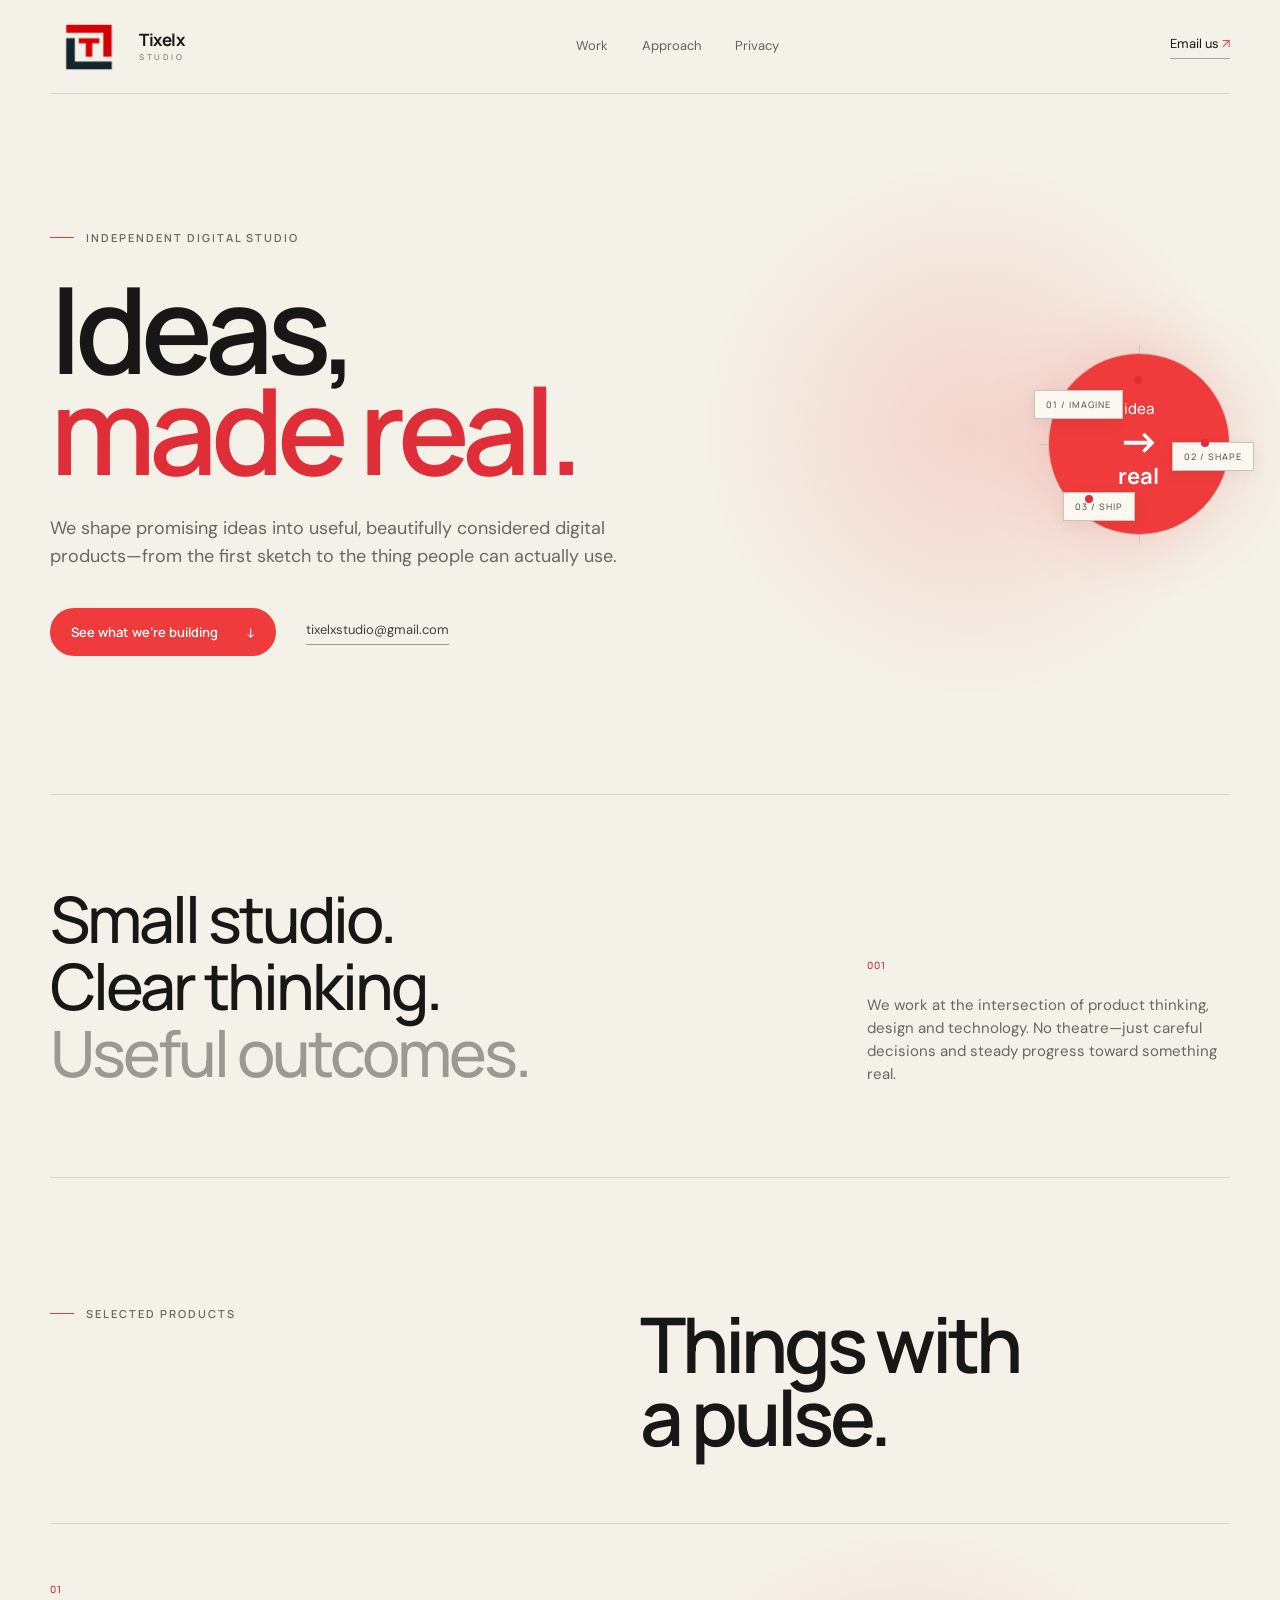
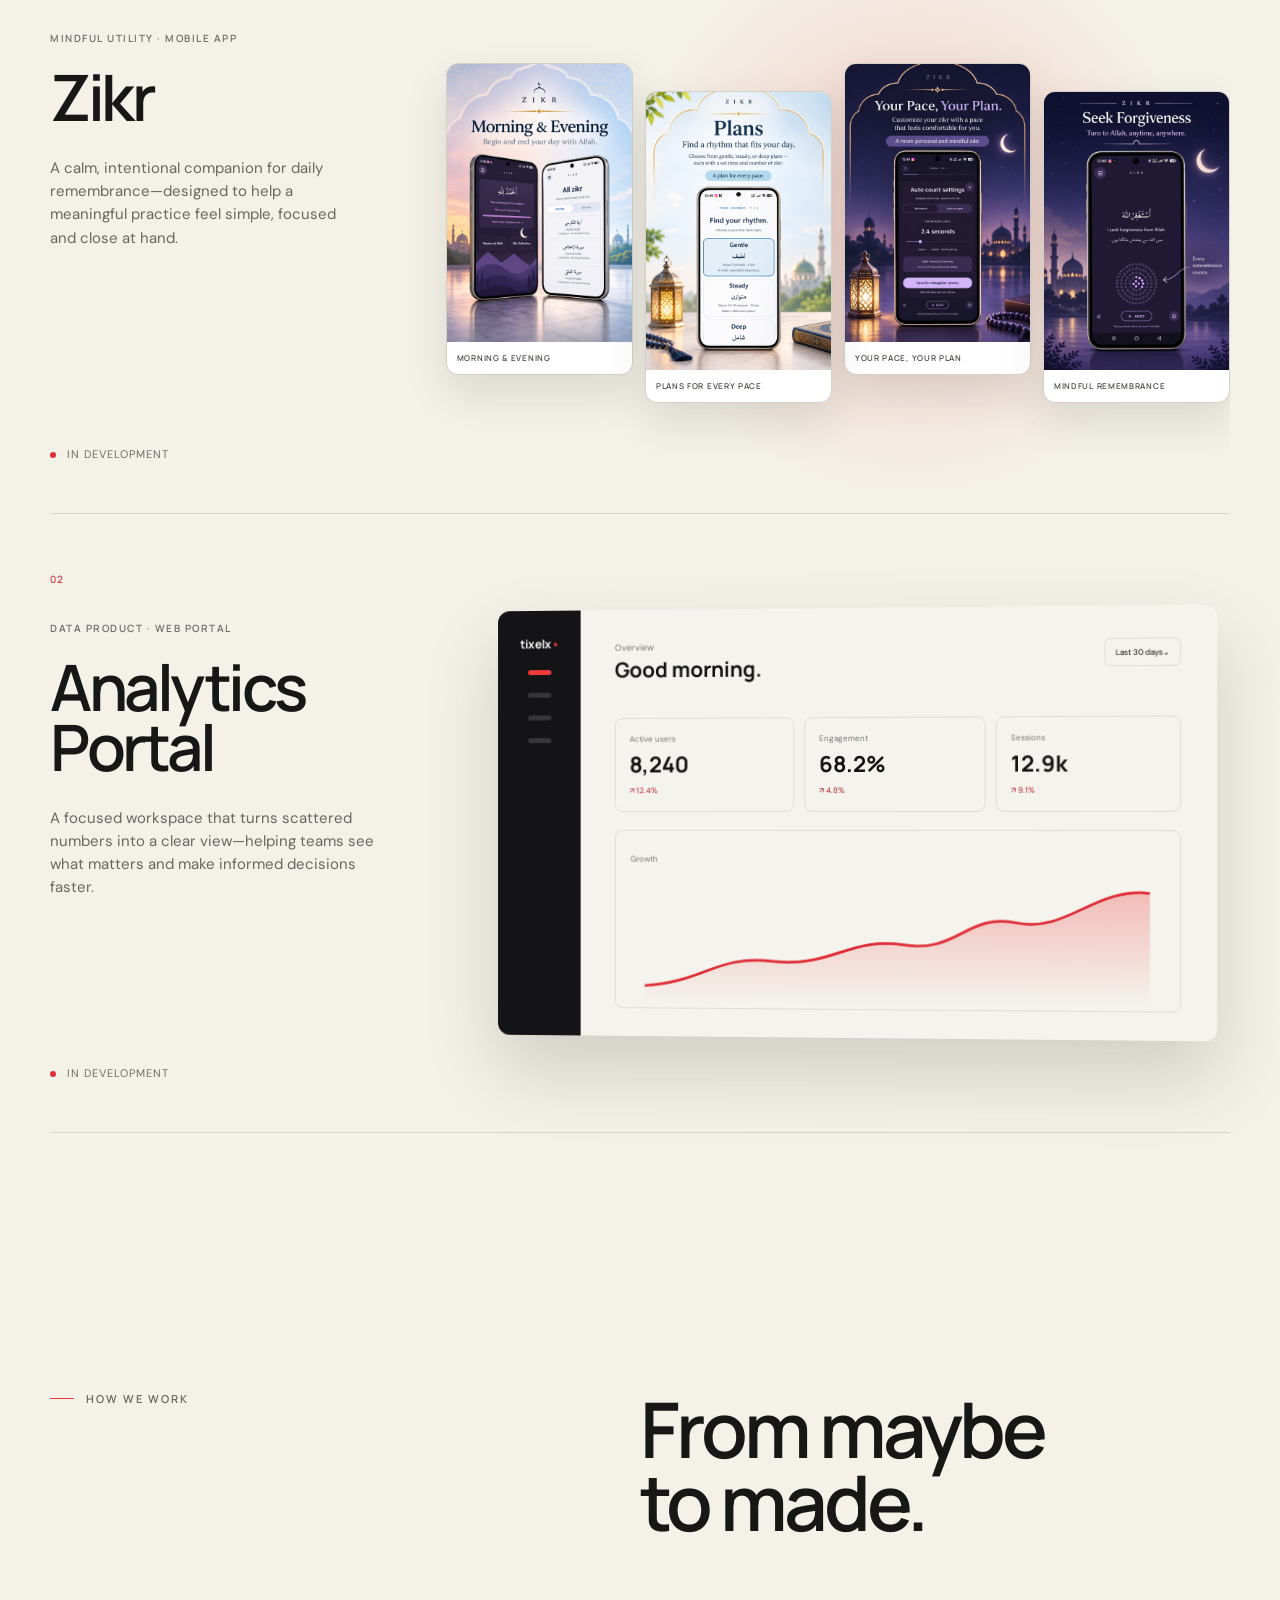
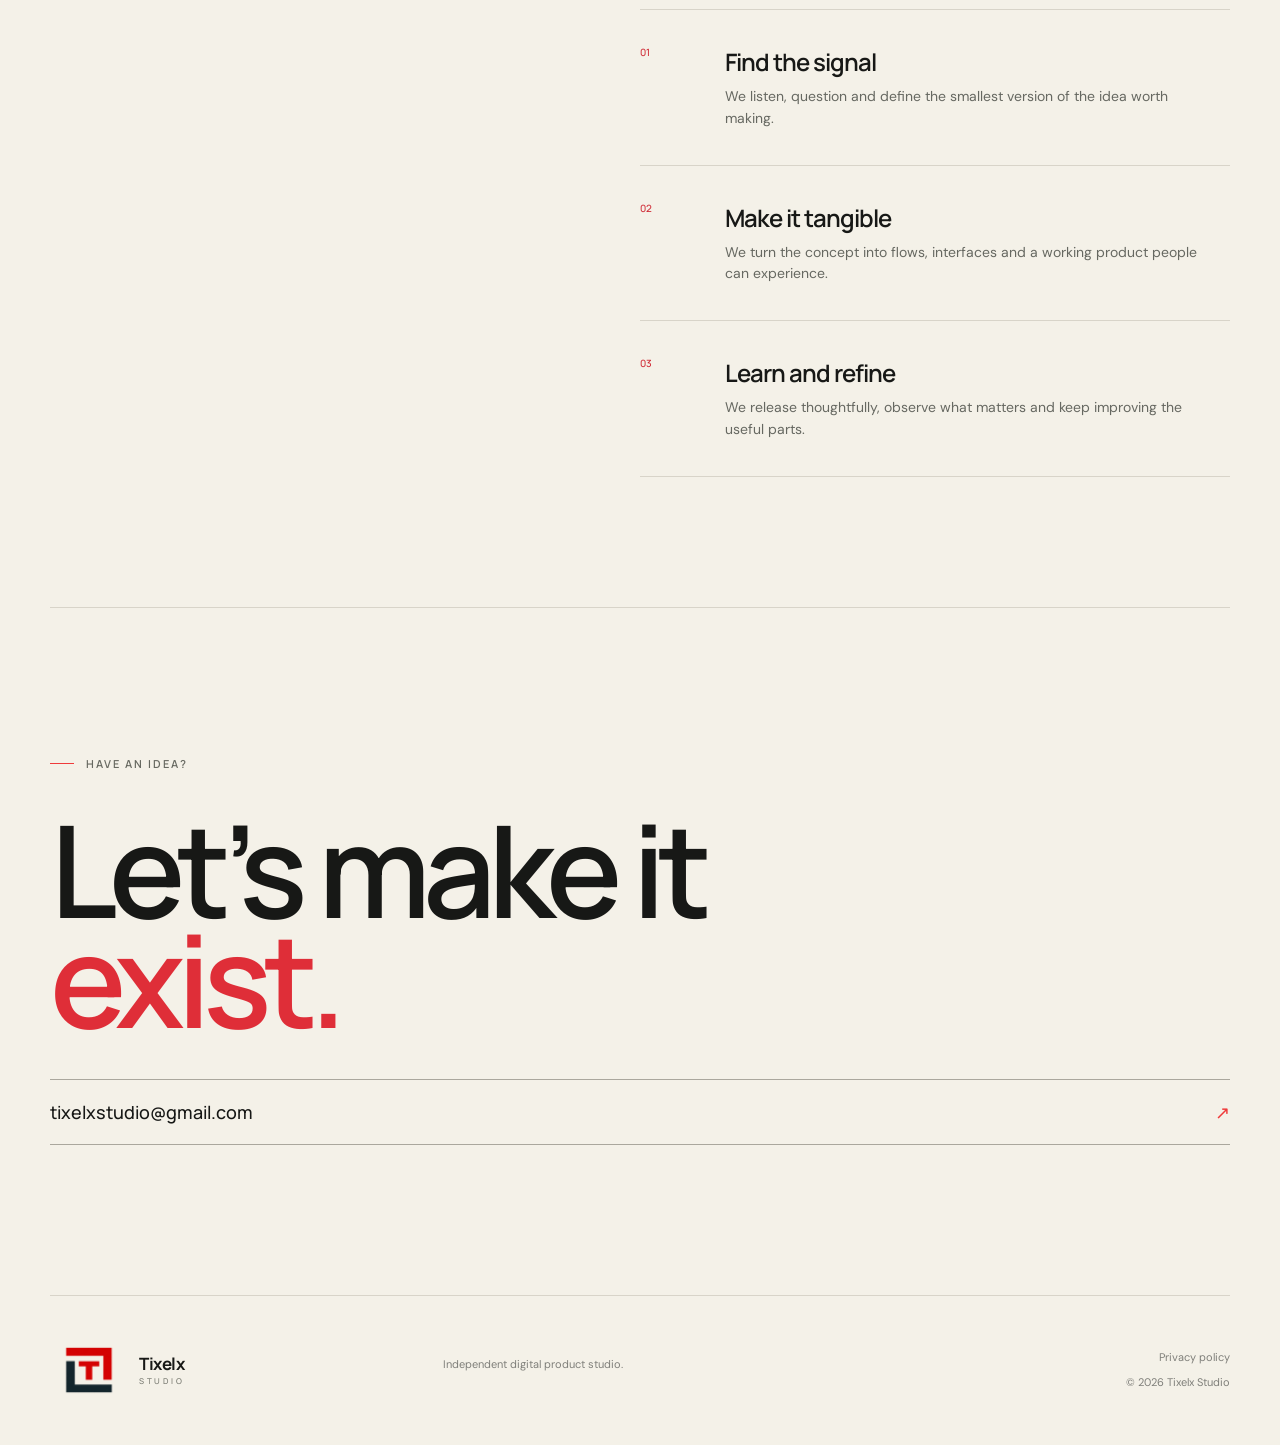
<file: index.html>
<!doctype html>
<html lang="en">
<head>
  <meta charset="utf-8">
  <meta name="viewport" content="width=device-width,initial-scale=1">
  <meta name="description" content="Tixelx Studio turns thoughtful ideas into focused digital products. Explore Zikr and our Analytics Portal.">
  <meta name="theme-color" content="#f4f1e8">
  <title>Tixelx Studio — Ideas, made real.</title>
  <link rel="icon" href="assets/tixelx-logo.png" type="image/png">
  <link rel="stylesheet" href="style.css">
  <link rel="stylesheet" href="light-theme.css">
  <script src="app.js" defer></script>
</head>
<body>
  <a class="skip" href="#main">Skip to content</a>
  <header class="site-header shell">
    <a class="brand" href="#top" aria-label="Tixelx Studio home"><span class="brand-logo-wrap"><img src="assets/tixelx-logo.png" alt="" width="64" height="64"></span><span>Tixelx<small>studio</small></span></a>
    <nav aria-label="Main navigation"><a href="#work">Work</a><a href="#approach">Approach</a><a href="privacy.html">Privacy</a></nav>
    <a class="header-email" href="mailto:tixelxstudio@gmail.com">Email us <span>↗</span></a>
  </header>

  <main id="main">
    <section class="hero shell" id="top">
      <div class="hero-copy reveal">
        <p class="eyebrow"><span></span>Independent digital studio</p>
        <h1>Ideas,<br><em>made real.</em></h1>
        <p class="lede">We shape promising ideas into useful, beautifully considered digital products—from the first sketch to the thing people can actually use.</p>
        <div class="hero-actions"><a class="button" href="#work">See what we’re building <span>↓</span></a><a class="plain-link" href="mailto:tixelxstudio@gmail.com">tixelxstudio@gmail.com</a></div>
      </div>
      <div class="idea-machine reveal" aria-label="An idea moving from thought to a launched product">
        <div class="orbit orbit-one"></div><div class="orbit orbit-two"></div>
        <span class="spark s1"></span><span class="spark s2"></span><span class="spark s3"></span>
        <div class="machine-label label-a">01 / Imagine</div><div class="machine-label label-b">02 / Shape</div><div class="machine-label label-c">03 / Ship</div>
        <div class="machine-core"><span>idea</span><strong>→</strong><b>real</b></div>
      </div>
    </section>

    <section class="manifesto shell reveal">
      <p>Small studio.<br>Clear thinking.<br><span>Useful outcomes.</span></p>
      <div><span class="index">001</span><p>We work at the intersection of product thinking, design and technology. No theatre—just careful decisions and steady progress toward something real.</p></div>
    </section>

    <section class="work shell" id="work">
      <div class="section-head reveal"><p class="eyebrow"><span></span>Selected products</p><h2>Things with<br>a pulse.</h2></div>
      <article class="project project-zikr reveal">
        <div class="project-copy"><span class="project-no">01</span><p class="project-type">Mindful utility · Mobile app</p><h3>Zikr</h3><p>A calm, intentional companion for daily remembrance—designed to help a meaningful practice feel simple, focused and close at hand.</p><span class="status"><i></i> In development</span></div>
        <div class="zikr-gallery" aria-label="Zikr app screenshots">
          <figure><img src="assets/zikr/morning-evening.png" alt="Zikr morning and evening remembrance experience" loading="lazy"><figcaption>Morning &amp; evening</figcaption></figure>
          <figure><img src="assets/zikr/plans.png" alt="Zikr plan selection with gentle, steady and deep options" loading="lazy"><figcaption>Plans for every pace</figcaption></figure>
          <figure><img src="assets/zikr/custom-pace.png" alt="Zikr custom auto count settings" loading="lazy"><figcaption>Your pace, your plan</figcaption></figure>
          <figure><img src="assets/zikr/forgiveness.png" alt="Zikr forgiveness remembrance counter" loading="lazy"><figcaption>Mindful remembrance</figcaption></figure>
        </div>
      </article>
      <article class="project project-analytics reveal">
        <div class="project-copy"><span class="project-no">02</span><p class="project-type">Data product · Web portal</p><h3>Analytics<br>Portal</h3><p>A focused workspace that turns scattered numbers into a clear view—helping teams see what matters and make informed decisions faster.</p><span class="status"><i></i> In development</span></div>
        <div class="dashboard" aria-label="Illustrative analytics portal preview">
          <div class="dash-side"><b>tixelx<span>•</span></b><i></i><i></i><i></i><i></i></div>
          <div class="dash-main"><div class="dash-title"><div><small>Overview</small><strong>Good morning.</strong></div><span>Last 30 days⌄</span></div><div class="metric-row"><div><small>Active users</small><b>8,240</b><em>↗ 12.4%</em></div><div><small>Engagement</small><b>68.2%</b><em>↗ 4.8%</em></div><div><small>Sessions</small><b>12.9k</b><em>↗ 9.1%</em></div></div><div class="chart"><small>Growth</small><svg viewBox="0 0 560 150" role="img" aria-label="Upward trending line chart"><defs><linearGradient id="fill" x1="0" y1="0" x2="0" y2="1"><stop stop-color="#ef3b3b" stop-opacity=".30"/><stop offset="1" stop-color="#ef3b3b" stop-opacity="0"/></linearGradient></defs><path class="area" d="M0 130 C70 125 80 95 145 102 S230 74 290 83 360 47 415 58 500 18 560 25 V150 H0Z"/><path class="line" d="M0 130 C70 125 80 95 145 102 S230 74 290 83 360 47 415 58 500 18 560 25"/></svg></div></div>
        </div>
      </article>
    </section>

    <section class="approach shell" id="approach">
      <div class="section-head reveal"><p class="eyebrow"><span></span>How we work</p><h2>From maybe<br>to made.</h2></div>
      <ol class="steps">
        <li class="reveal"><span>01</span><div><h3>Find the signal</h3><p>We listen, question and define the smallest version of the idea worth making.</p></div></li>
        <li class="reveal"><span>02</span><div><h3>Make it tangible</h3><p>We turn the concept into flows, interfaces and a working product people can experience.</p></div></li>
        <li class="reveal"><span>03</span><div><h3>Learn and refine</h3><p>We release thoughtfully, observe what matters and keep improving the useful parts.</p></div></li>
      </ol>
    </section>

    <section class="contact shell reveal">
      <p class="eyebrow"><span></span>Have an idea?</p><h2>Let’s make it<br><em>exist.</em></h2><a href="mailto:tixelxstudio@gmail.com">tixelxstudio@gmail.com <span>↗</span></a>
    </section>
  </main>
  <footer class="shell"><a class="brand footer-brand" href="#top"><span class="brand-logo-wrap"><img src="assets/tixelx-logo.png" alt="" width="64" height="64"></span><span>Tixelx<small>studio</small></span></a><p>Independent digital product studio.</p><div><a href="privacy.html">Privacy policy</a><span>© <span id="year">2026</span> Tixelx Studio</span></div></footer>
</body>
</html>
</file>
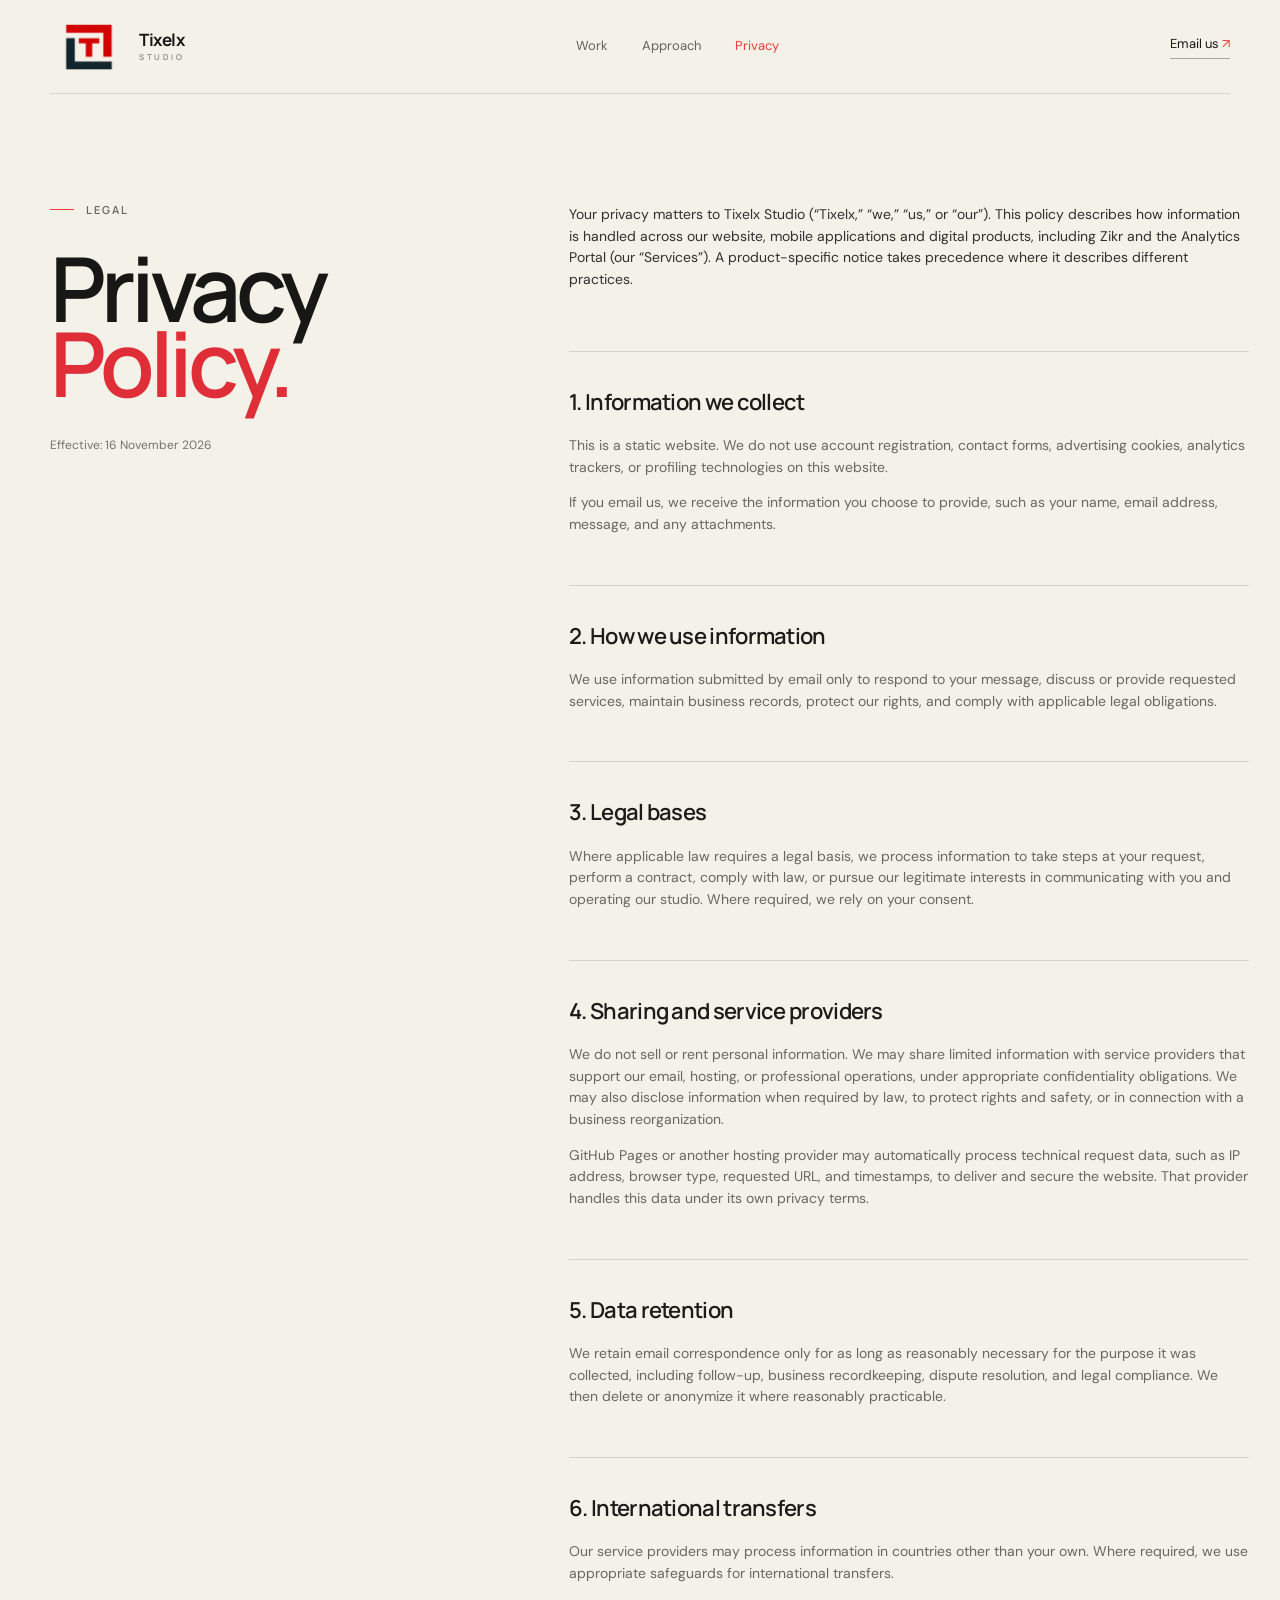
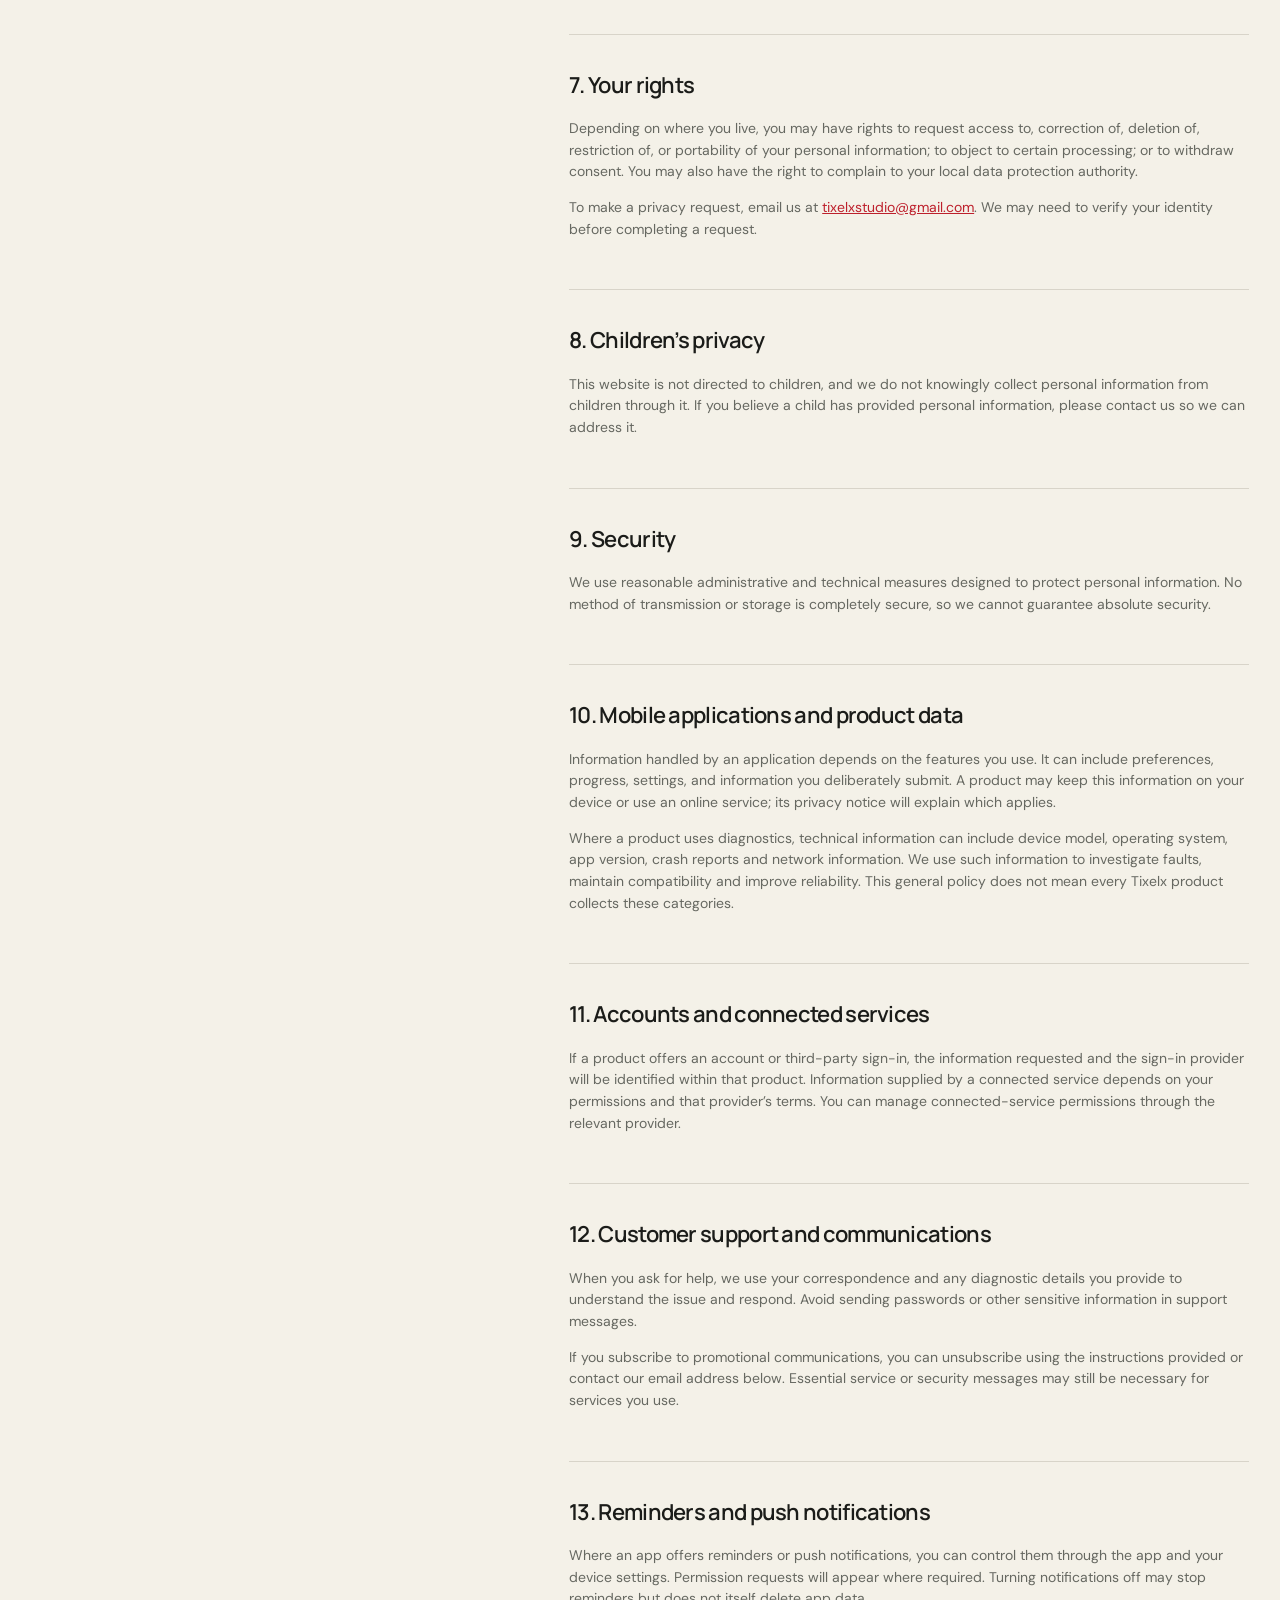
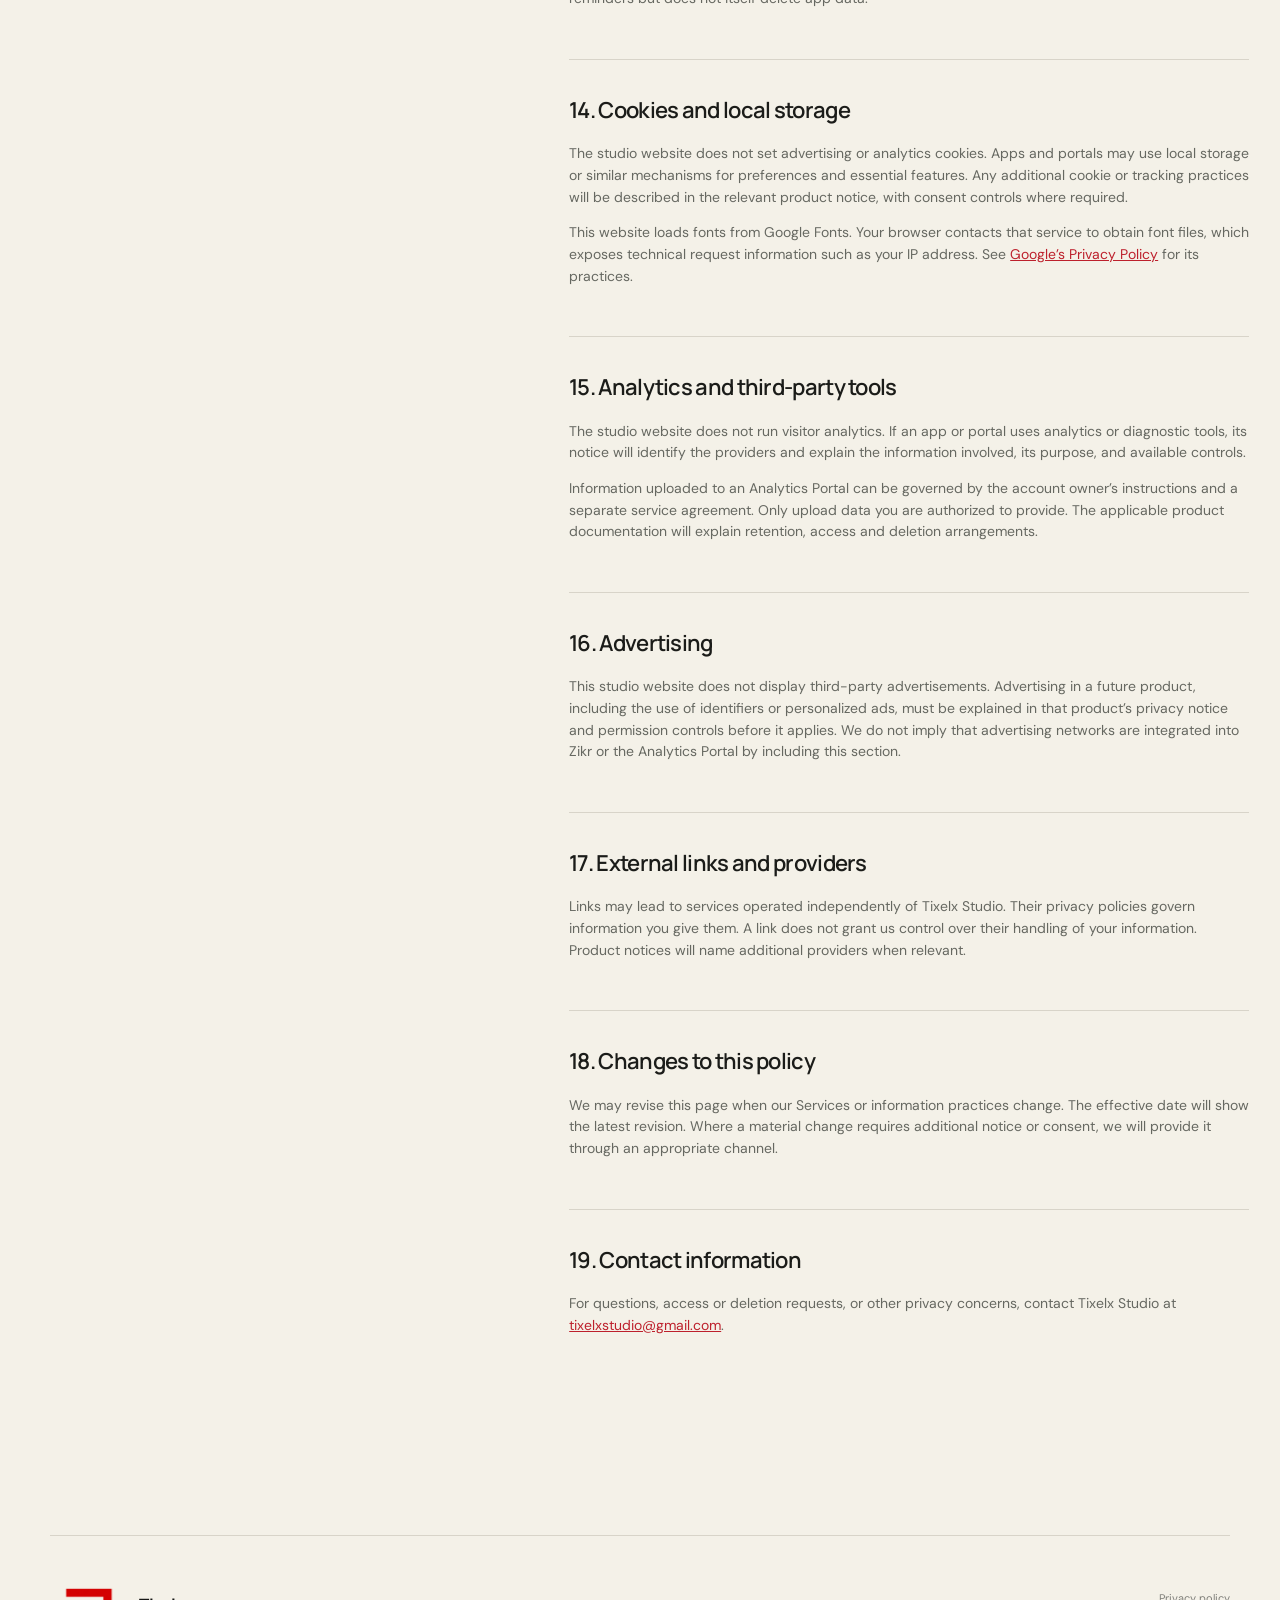
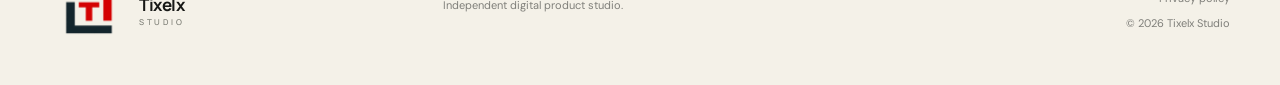
<file: privacy.html>
<!doctype html>
<html lang="en">
<head><meta charset="utf-8"><meta name="viewport" content="width=device-width,initial-scale=1"><meta name="description" content="Privacy Policy for Tixelx Studio."><meta name="theme-color" content="#f4f1e8"><title>Privacy Policy — Tixelx Studio</title><link rel="icon" href="assets/tixelx-logo.png" type="image/png"><link rel="stylesheet" href="style.css"><link rel="stylesheet" href="light-theme.css"></head>
<body class="policy-page">
  <a class="skip" href="#main">Skip to content</a>
  <header class="site-header shell"><a class="brand" href="index.html" aria-label="Tixelx Studio home"><span class="brand-logo-wrap"><img src="assets/tixelx-logo.png" alt="" width="64" height="64"></span><span>Tixelx<small>studio</small></span></a><nav aria-label="Main navigation"><a href="index.html#work">Work</a><a href="index.html#approach">Approach</a><a aria-current="page" href="privacy.html">Privacy</a></nav><a class="header-email" href="mailto:tixelxstudio@gmail.com">Email us <span>↗</span></a></header>
  <main class="policy shell" id="main">
    <div class="policy-title"><p class="eyebrow"><span></span>Legal</p><h1>Privacy<br><em>Policy.</em></h1><p>Effective: 16 November 2026</p></div>
    <article>
      <p>Your privacy matters to Tixelx Studio (“Tixelx,” “we,” “us,” or “our”). This policy describes how information is handled across our website, mobile applications and digital products, including Zikr and the Analytics Portal (our “Services”). A product-specific notice takes precedence where it describes different practices.</p>
      <section><h2>1. Information we collect</h2><p>This is a static website. We do not use account registration, contact forms, advertising cookies, analytics trackers, or profiling technologies on this website.</p><p>If you email us, we receive the information you choose to provide, such as your name, email address, message, and any attachments.</p></section>
      <section><h2>2. How we use information</h2><p>We use information submitted by email only to respond to your message, discuss or provide requested services, maintain business records, protect our rights, and comply with applicable legal obligations.</p></section>
      <section><h2>3. Legal bases</h2><p>Where applicable law requires a legal basis, we process information to take steps at your request, perform a contract, comply with law, or pursue our legitimate interests in communicating with you and operating our studio. Where required, we rely on your consent.</p></section>
      <section><h2>4. Sharing and service providers</h2><p>We do not sell or rent personal information. We may share limited information with service providers that support our email, hosting, or professional operations, under appropriate confidentiality obligations. We may also disclose information when required by law, to protect rights and safety, or in connection with a business reorganization.</p><p>GitHub Pages or another hosting provider may automatically process technical request data, such as IP address, browser type, requested URL, and timestamps, to deliver and secure the website. That provider handles this data under its own privacy terms.</p></section>
      <section><h2>5. Data retention</h2><p>We retain email correspondence only for as long as reasonably necessary for the purpose it was collected, including follow-up, business recordkeeping, dispute resolution, and legal compliance. We then delete or anonymize it where reasonably practicable.</p></section>
      <section><h2>6. International transfers</h2><p>Our service providers may process information in countries other than your own. Where required, we use appropriate safeguards for international transfers.</p></section>
      <section><h2>7. Your rights</h2><p>Depending on where you live, you may have rights to request access to, correction of, deletion of, restriction of, or portability of your personal information; to object to certain processing; or to withdraw consent. You may also have the right to complain to your local data protection authority.</p><p>To make a privacy request, email us at <a href="mailto:tixelxstudio@gmail.com">tixelxstudio@gmail.com</a>. We may need to verify your identity before completing a request.</p></section>
      <section><h2>8. Children’s privacy</h2><p>This website is not directed to children, and we do not knowingly collect personal information from children through it. If you believe a child has provided personal information, please contact us so we can address it.</p></section>
      <section><h2>9. Security</h2><p>We use reasonable administrative and technical measures designed to protect personal information. No method of transmission or storage is completely secure, so we cannot guarantee absolute security.</p></section>
      <section><h2>10. Mobile applications and product data</h2><p>Information handled by an application depends on the features you use. It can include preferences, progress, settings, and information you deliberately submit. A product may keep this information on your device or use an online service; its privacy notice will explain which applies.</p><p>Where a product uses diagnostics, technical information can include device model, operating system, app version, crash reports and network information. We use such information to investigate faults, maintain compatibility and improve reliability. This general policy does not mean every Tixelx product collects these categories.</p></section>
      <section><h2>11. Accounts and connected services</h2><p>If a product offers an account or third-party sign-in, the information requested and the sign-in provider will be identified within that product. Information supplied by a connected service depends on your permissions and that provider’s terms. You can manage connected-service permissions through the relevant provider.</p></section>
      <section><h2>12. Customer support and communications</h2><p>When you ask for help, we use your correspondence and any diagnostic details you provide to understand the issue and respond. Avoid sending passwords or other sensitive information in support messages.</p><p>If you subscribe to promotional communications, you can unsubscribe using the instructions provided or contact our email address below. Essential service or security messages may still be necessary for services you use.</p></section>
      <section><h2>13. Reminders and push notifications</h2><p>Where an app offers reminders or push notifications, you can control them through the app and your device settings. Permission requests will appear where required. Turning notifications off may stop reminders but does not itself delete app data.</p></section>
      <section><h2>14. Cookies and local storage</h2><p>The studio website does not set advertising or analytics cookies. Apps and portals may use local storage or similar mechanisms for preferences and essential features. Any additional cookie or tracking practices will be described in the relevant product notice, with consent controls where required.</p><p>This website loads fonts from Google Fonts. Your browser contacts that service to obtain font files, which exposes technical request information such as your IP address. See <a href="https://policies.google.com/privacy" target="_blank" rel="noopener noreferrer">Google’s Privacy Policy</a> for its practices.</p></section>
      <section><h2>15. Analytics and third-party tools</h2><p>The studio website does not run visitor analytics. If an app or portal uses analytics or diagnostic tools, its notice will identify the providers and explain the information involved, its purpose, and available controls.</p><p>Information uploaded to an Analytics Portal can be governed by the account owner’s instructions and a separate service agreement. Only upload data you are authorized to provide. The applicable product documentation will explain retention, access and deletion arrangements.</p></section>
      <section><h2>16. Advertising</h2><p>This studio website does not display third-party advertisements. Advertising in a future product, including the use of identifiers or personalized ads, must be explained in that product’s privacy notice and permission controls before it applies. We do not imply that advertising networks are integrated into Zikr or the Analytics Portal by including this section.</p></section>
      <section><h2>17. External links and providers</h2><p>Links may lead to services operated independently of Tixelx Studio. Their privacy policies govern information you give them. A link does not grant us control over their handling of your information. Product notices will name additional providers when relevant.</p></section>
      <section><h2>18. Changes to this policy</h2><p>We may revise this page when our Services or information practices change. The effective date will show the latest revision. Where a material change requires additional notice or consent, we will provide it through an appropriate channel.</p></section>
      <section><h2>19. Contact information</h2><p>For questions, access or deletion requests, or other privacy concerns, contact Tixelx Studio at <a href="mailto:tixelxstudio@gmail.com">tixelxstudio@gmail.com</a>.</p></section>
    </article>
  </main>
  <footer class="shell"><a class="brand footer-brand" href="index.html"><span class="brand-logo-wrap"><img src="assets/tixelx-logo.png" alt="" width="64" height="64"></span><span>Tixelx<small>studio</small></span></a><p>Independent digital product studio.</p><div><a href="privacy.html">Privacy policy</a><span>© 2026 Tixelx Studio</span></div></footer>
</body></html>
</file>
<file: style.css>
@import url('https://fonts.googleapis.com/css2?family=DM+Sans:wght@400;500;600&family=Manrope:wght@400;500;600;700;800&display=swap');
:root{--ink:#0b0b0c;--paper:#f1efe8;--lime:#b8ff5a;--muted:#a7a79f;--line:#29292b;--sans:'Manrope',Arial,sans-serif;--body:'DM Sans',Arial,sans-serif}*{box-sizing:border-box}html{scroll-behavior:smooth}body{margin:0;background:var(--ink);color:#f6f5ef;font:16px/1.55 var(--body);overflow-x:hidden}a{color:inherit;text-decoration:none}button{font:inherit}.shell{width:min(1180px,calc(100% - 64px));margin-inline:auto}.skip{position:fixed;left:12px;top:-80px;background:var(--lime);color:#000;padding:10px 16px;z-index:99}.skip:focus{top:12px}.site-header{height:94px;display:flex;align-items:center;justify-content:space-between;border-bottom:1px solid var(--line);position:relative;z-index:5}.brand{display:flex;align-items:center;gap:11px;font:700 17px/1 var(--sans);letter-spacing:-.4px}.brand-mark{display:grid;place-items:center;width:36px;height:36px;background:var(--lime);color:#080808;border-radius:50%;font-size:11px;letter-spacing:-.8px}.brand small{display:block;color:#777;font:500 8px/1.2 var(--sans);letter-spacing:2.7px;text-transform:uppercase;margin-top:4px}.site-header nav{display:flex;gap:34px;color:#b8b8b2;font-size:13px}.site-header nav a:hover,.site-header nav a[aria-current]{color:var(--lime)}.header-email{font-size:13px;border-bottom:1px solid #5c5c5a;padding-bottom:3px}.header-email span{color:var(--lime)}.hero{min-height:700px;display:grid;grid-template-columns:1.1fr .9fr;align-items:center;gap:5%;padding-block:80px}.eyebrow{font:600 11px/1 var(--sans);letter-spacing:2px;text-transform:uppercase;color:#b8b8b0;display:flex;align-items:center;gap:12px}.eyebrow>span{width:24px;height:1px;background:var(--lime)}h1,h2,h3,p{margin-top:0}.hero h1,.policy h1{font:600 clamp(70px,9.4vw,132px)/.84 var(--sans);letter-spacing:-7px;margin:35px 0}.hero h1 em,.policy h1 em{font-style:normal;color:var(--lime)}.lede{font-size:18px;color:#aaa9a2;max-width:570px}.hero-actions{display:flex;align-items:center;gap:30px;margin-top:38px}.button{background:var(--lime);color:#0a0a0a;border-radius:99px;padding:15px 21px;font:600 13px var(--sans);display:inline-flex;gap:28px;align-items:center}.button:hover{background:#d0ff94}.plain-link{font-size:13px;color:#c8c7c1;border-bottom:1px solid #555;padding-bottom:3px}.idea-machine{position:relative;aspect-ratio:1;border:1px solid #2f2f30;border-radius:50%;display:grid;place-items:center;max-width:510px;margin-left:auto;background:radial-gradient(circle at center,#b8ff5a12,transparent 49%)}.idea-machine:before,.idea-machine:after{content:'';position:absolute;background:#303032}.idea-machine:before{width:1px;height:110%;left:50%}.idea-machine:after{height:1px;width:110%;top:50%}.machine-core{position:relative;z-index:2;width:180px;height:180px;border-radius:50%;background:var(--lime);color:#0a0a0a;display:flex;flex-direction:column;align-items:center;justify-content:center;font:500 15px var(--sans);box-shadow:0 0 70px #b8ff5a20}.machine-core strong{font-size:42px;line-height:1}.machine-core b{font-size:22px}.orbit{position:absolute;border:1px dashed #49494a;border-radius:50%}.orbit-one{inset:12%}.orbit-two{inset:28%}.machine-label{position:absolute;z-index:3;background:#111;border:1px solid #3a3a3b;padding:7px 11px;color:#9b9b96;font:500 9px var(--sans);letter-spacing:1px;text-transform:uppercase}.label-a{left:-15px;top:20%}.label-b{right:-25px;top:49%}.label-c{left:8%;bottom:7%}.spark{position:absolute;width:8px;height:8px;border-radius:50%;background:var(--lime);z-index:4}.s1{top:12%;left:47%}.s2{top:47%;right:11%}.s3{bottom:17%;left:20%}.manifesto{border-top:1px solid var(--line);border-bottom:1px solid var(--line);padding:90px 0;display:grid;grid-template-columns:1.3fr .7fr;gap:12%}.manifesto>p{font:500 clamp(36px,5vw,64px)/1.05 var(--sans);letter-spacing:-3px;margin:0}.manifesto>p span{color:#686865}.manifesto>div{align-self:end;color:#a7a79f}.index,.project-no{font:500 10px var(--sans);color:var(--lime);letter-spacing:1px}.manifesto>div p{font-size:15px;margin:17px 0 0}.work,.approach{padding-block:130px}.section-head{display:grid;grid-template-columns:1fr 1fr;align-items:start;margin-bottom:70px}.section-head h2{font:600 clamp(48px,6vw,78px)/.95 var(--sans);letter-spacing:-4px;margin:0}.project{border-top:1px solid var(--line);display:grid;grid-template-columns:36% 64%;min-height:590px}.project:last-child{border-bottom:1px solid var(--line)}.project-copy{padding:58px 55px 50px 0;display:flex;flex-direction:column}.project-type{text-transform:uppercase;font:600 10px var(--sans);letter-spacing:1.5px;color:#868681;margin:35px 0 22px}.project h3{font:600 clamp(45px,5vw,69px)/.93 var(--sans);letter-spacing:-3.5px;margin:0 0 30px}.project-copy>p:not(.project-type){color:#9e9e99;font-size:15px;max-width:330px}.status{margin-top:auto;color:#a3a39e;font-size:11px;text-transform:uppercase;letter-spacing:1px}.status i{display:inline-block;width:6px;height:6px;background:var(--lime);border-radius:50%;margin-right:7px}.phone,.dashboard{align-self:center;justify-self:center}.project-zikr{background:radial-gradient(circle at 73% 49%,#b8ff5a0d,transparent 32%)}.phone{width:285px;height:540px;border:7px solid #313134;border-radius:42px;padding:12px;background:#e9e7df;color:#121212;box-shadow:0 30px 90px #000,0 0 0 1px #555}.phone:before{content:'';display:block;width:80px;height:20px;border-radius:20px;background:#1d1d1e;position:absolute;left:50%;transform:translateX(-50%);top:10px}.phone{position:relative}.phone-top{display:flex;justify-content:space-between;font-size:9px;padding:3px 7px}.zikr-ui{text-align:center;padding-top:55px}.zikr-ui small{color:#777;font-size:10px;text-transform:uppercase;letter-spacing:1px}.arabic{font-size:42px;margin:32px 0 15px}.counter{font:500 82px/1 var(--sans);letter-spacing:-6px}.zikr-ui p{font-size:10px;color:#888;margin-top:9px}.zikr-ui button{width:86px;height:86px;border:0;border-radius:50%;background:#141414;color:var(--lime);font-size:38px;margin-top:55px}.project-analytics{min-height:620px}.dashboard{width:min(100%,720px);height:430px;background:#f4f3ed;color:#121212;border-radius:12px;display:grid;grid-template-columns:85px 1fr;box-shadow:0 35px 100px #000;overflow:hidden;transform:perspective(1200px) rotateY(-3deg)}.dash-side{background:#141416;color:white;padding:25px 20px;display:flex;flex-direction:column;align-items:center;gap:18px}.dash-side b{font:700 12px var(--sans)}.dash-side b span{color:var(--lime)}.dash-side i{width:24px;height:5px;background:#363638;border-radius:4px}.dash-side i:first-of-type{background:var(--lime)}.dash-main{padding:32px 35px}.dash-title{display:flex;justify-content:space-between;align-items:flex-start}.dash-title div{display:flex;flex-direction:column}.dash-title small{font-size:9px;color:#777}.dash-title strong{font:700 21px var(--sans)}.dash-title>span{border:1px solid #ddd;padding:7px 10px;border-radius:6px;font-size:8px}.metric-row{display:grid;grid-template-columns:repeat(3,1fr);gap:10px;margin-top:35px}.metric-row>div{border:1px solid #deddd7;border-radius:8px;padding:14px;display:flex;flex-direction:column}.metric-row small,.chart>small{font-size:8px;color:#777}.metric-row b{font:700 22px var(--sans);margin:5px 0}.metric-row em{color:#4a7d13;font-size:8px;font-style:normal}.chart{margin-top:18px;border:1px solid #deddd7;border-radius:8px;padding:14px 15px 0;height:180px}.chart svg{width:100%;height:135px}.chart .area{fill:url(#fill)}.chart .line{fill:none;stroke:#6eab27;stroke-width:3}.approach{border-bottom:1px solid var(--line)}.steps{list-style:none;padding:0;margin:0 0 0 50%;border-top:1px solid var(--line)}.steps li{display:grid;grid-template-columns:65px 1fr;gap:20px;padding:35px 0;border-bottom:1px solid var(--line)}.steps li>span{font:500 10px var(--sans);color:var(--lime)}.steps h3{font:600 24px var(--sans);letter-spacing:-1px;margin:0 0 8px}.steps p{color:#91918c;font-size:14px;max-width:490px;margin:0}.contact{padding-block:150px}.contact h2{font:600 clamp(64px,10vw,140px)/.86 var(--sans);letter-spacing:-8px;margin:45px 0}.contact h2 em{color:var(--lime);font-style:normal}.contact>a{display:flex;justify-content:space-between;border-top:1px solid #555;border-bottom:1px solid #555;padding:20px 0;font:500 18px var(--sans)}.contact>a span{color:var(--lime)}footer{border-top:1px solid var(--line);min-height:150px;display:grid;grid-template-columns:1fr 1fr 1fr;align-items:center;color:#7f7f7a;font-size:11px}.footer-brand{color:#f5f4ed}footer>div{display:flex;flex-direction:column;gap:8px;text-align:right}footer a:hover{color:var(--lime)}.policy{display:grid;grid-template-columns:38% 62%;gap:6%;padding-block:110px 150px}.policy-title{position:sticky;top:50px;align-self:start}.policy h1{font-size:clamp(58px,7vw,96px);letter-spacing:-5px}.policy-title>p:last-child{color:#777;font-size:12px}.policy article{max-width:680px;color:#b1b1ab}.policy article>p{font-size:20px;color:#e3e2dc;margin-bottom:60px}.policy article section{padding:35px 0;border-top:1px solid var(--line)}.policy article h2{font:600 22px var(--sans);color:#f0efe8;letter-spacing:-.7px}.policy article p{font-size:14px}.policy article a{color:var(--lime);text-decoration:underline}.reveal{opacity:0;transform:translateY(18px);transition:opacity .7s ease,transform .7s ease}.reveal.visible{opacity:1;transform:none}@media(max-width:800px){.shell{width:min(100% - 36px,1180px)}.site-header{height:78px}.site-header nav{display:none}.header-email{font-size:11px}.hero{grid-template-columns:1fr;min-height:auto;padding:70px 0 90px}.hero h1{font-size:clamp(65px,20vw,105px);letter-spacing:-5px}.idea-machine{width:min(100%,430px);margin:90px auto 10px}.manifesto{grid-template-columns:1fr;padding:70px 0}.manifesto>div{max-width:430px}.section-head{grid-template-columns:1fr;gap:25px;margin-bottom:50px}.work,.approach{padding-block:90px}.project{grid-template-columns:1fr;padding-bottom:60px}.project-copy{padding:45px 0;min-height:430px}.project h3{font-size:57px}.phone{margin:15px auto}.project-analytics{padding-bottom:0}.dashboard{width:100%;height:340px;grid-template-columns:55px 1fr;border-radius:9px}.dash-side{padding:22px 10px}.dash-main{padding:23px 18px}.metric-row{margin-top:24px}.metric-row>div{padding:10px}.metric-row b{font-size:16px}.chart{height:135px}.chart svg{height:95px}.steps{margin-left:0}.contact{padding-block:100px}.contact h2{letter-spacing:-5px}.policy{grid-template-columns:1fr;padding-block:70px}.policy-title{position:static}.policy article>p{margin-top:50px}footer{grid-template-columns:1fr 1fr;padding-block:30px;gap:25px}.footer-brand{grid-column:1/-1}footer>p{margin:0}footer>div{text-align:right}}@media(max-width:480px){.header-email{font-size:0}.header-email span{font-size:18px}.hero-actions{align-items:flex-start;flex-direction:column}.hero h1{font-size:18.5vw}.idea-machine{width:95%}.machine-core{width:135px;height:135px}.label-b{right:-9px}.manifesto>p{font-size:40px}.project-copy{min-height:380px}.dashboard{height:315px}.dash-title>span{display:none}.metric-row>div:nth-child(3){display:none}.metric-row{grid-template-columns:1fr 1fr}.dash-main{padding:20px 12px}.contact h2{font-size:19vw;letter-spacing:-4px}.contact>a{font-size:13px}footer{font-size:10px}}@media(prefers-reduced-motion:reduce){html{scroll-behavior:auto}.reveal{opacity:1;transform:none;transition:none}}
</file>
<file: light-theme.css>
:root {
  --ink: #171816;
  --paper: #f4f1e8;
  --lime: #ef3b3b;
  --muted: #696b65;
  --line: #d8d4c9;
}

body { background: var(--paper); color: var(--ink); }
.site-header { background: rgba(244, 241, 232, .88); backdrop-filter: blur(14px); }
.site-header nav { color: #61635e; }
.header-email { border-color: #a5a298; }
.brand small { color: #777970; }
.eyebrow { color: #676961; }
.hero { background: radial-gradient(circle at 78% 48%, rgba(239, 59, 59, .16), transparent 27%); }
.hero h1 em, .policy h1 em, .contact h2 em { color: #df2e38; }
.lede, .manifesto > div, .project-copy > p:not(.project-type), .steps p, .policy article { color: #666861; }
.plain-link { color: #40413d; border-color: #9c9a91; }
.button { background: #ef3b3b; color: #fff; }
.button:hover { background: #d92732; }
.idea-machine { border-color: #c8c4b9; background: radial-gradient(circle at center, rgba(239, 59, 59, .22), transparent 49%); }
.idea-machine::before, .idea-machine::after { background: #d0ccc1; }
.orbit { border-color: #aaa89f; }
.machine-core { background: #ef3b3b; color: #fff; box-shadow: 0 0 70px rgba(239, 59, 59, .22); }
.machine-label { background: #faf8f1; border-color: #c8c5bb; color: #5d5e59; box-shadow: 0 4px 15px rgba(28, 30, 25, .06); }
.spark, .status i { background: #df2e38; }
.manifesto > p span { color: #9a9a93; }
.project-type, .status { color: #6c6e68; }
.index, .project-no, .steps li > span { color: #cf2934; }
.project-zikr { background: radial-gradient(circle at 73% 49%, rgba(239, 59, 59, .20), transparent 31%); }
.phone { box-shadow: 0 30px 75px rgba(43, 44, 38, .18), 0 0 0 1px #a9a79f; }
.dashboard { box-shadow: 0 35px 75px rgba(44, 45, 38, .18); }
.contact > a { border-color: #aaa79d; }
.footer-brand { color: var(--ink); }
.policy article > p { color: #30312e; }
.policy article h2 { color: #1b1c19; }
.policy-title > p:last-child { color: #72746d; }
.policy article a { color: #bd202c; }
.metric-row em { color: #b9202c; }
.chart .line { stroke: #df2e38; }
::selection { background: #ef3b3b; color: #fff; }

@media (max-width: 920px) {
  .site-header nav { display: none; }
}

.project-zikr { grid-template-columns: 31% 69%; overflow: hidden; }
.project-zikr .project-copy { position: relative; z-index: 2; }
.zikr-gallery {
  min-width: 0;
  align-self: center;
  display: grid;
  grid-template-columns: repeat(4, minmax(135px, 1fr));
  gap: 12px;
  padding: 42px 0 42px 30px;
}
.zikr-gallery figure {
  margin: 0;
  min-width: 0;
  border-radius: 12px;
  overflow: hidden;
  background: #fff;
  border: 1px solid #d4d0c5;
  box-shadow: 0 18px 42px rgba(43, 44, 38, .13);
  transition: transform .25s ease, box-shadow .25s ease;
}
.zikr-gallery figure:nth-child(2), .zikr-gallery figure:nth-child(4) { transform: translateY(28px); }
.zikr-gallery figure:hover { transform: translateY(-5px); box-shadow: 0 24px 52px rgba(43, 44, 38, .20); }
.zikr-gallery figure:nth-child(2):hover, .zikr-gallery figure:nth-child(4):hover { transform: translateY(20px); }
.zikr-gallery img { display: block; width: 100%; aspect-ratio: 2 / 3; object-fit: cover; }
.zikr-gallery figcaption {
  padding: 11px 10px;
  color: #4b4c47;
  font: 600 8px/1.25 var(--sans);
  letter-spacing: .7px;
  text-transform: uppercase;
  white-space: nowrap;
}

@media (max-width: 920px) {
  .project-zikr { grid-template-columns: 1fr; }
  .zikr-gallery { padding: 10px 0 65px; grid-template-columns: repeat(4, minmax(190px, 1fr)); overflow-x: auto; scroll-snap-type: x mandatory; }
  .zikr-gallery figure { scroll-snap-align: start; }
}

@media (max-width: 520px) {
  .zikr-gallery { margin-right: -18px; grid-template-columns: repeat(4, 75vw); padding-right: 18px; }
}

.brand-logo-wrap {
  width: 78px;
  height: 78px;
  display: grid;
  place-items: center;
  overflow: visible;
  flex: 0 0 auto;
  background: transparent;
}
.brand-logo-wrap img { display: block; width: 100%; height: 100%; max-width: 100%; object-fit: contain; }

@media (max-width: 520px) {
  .brand-logo-wrap { width: 66px; height: 66px; }
  .brand-logo-wrap img { width: 100%; height: 100%; }
}
</file>
